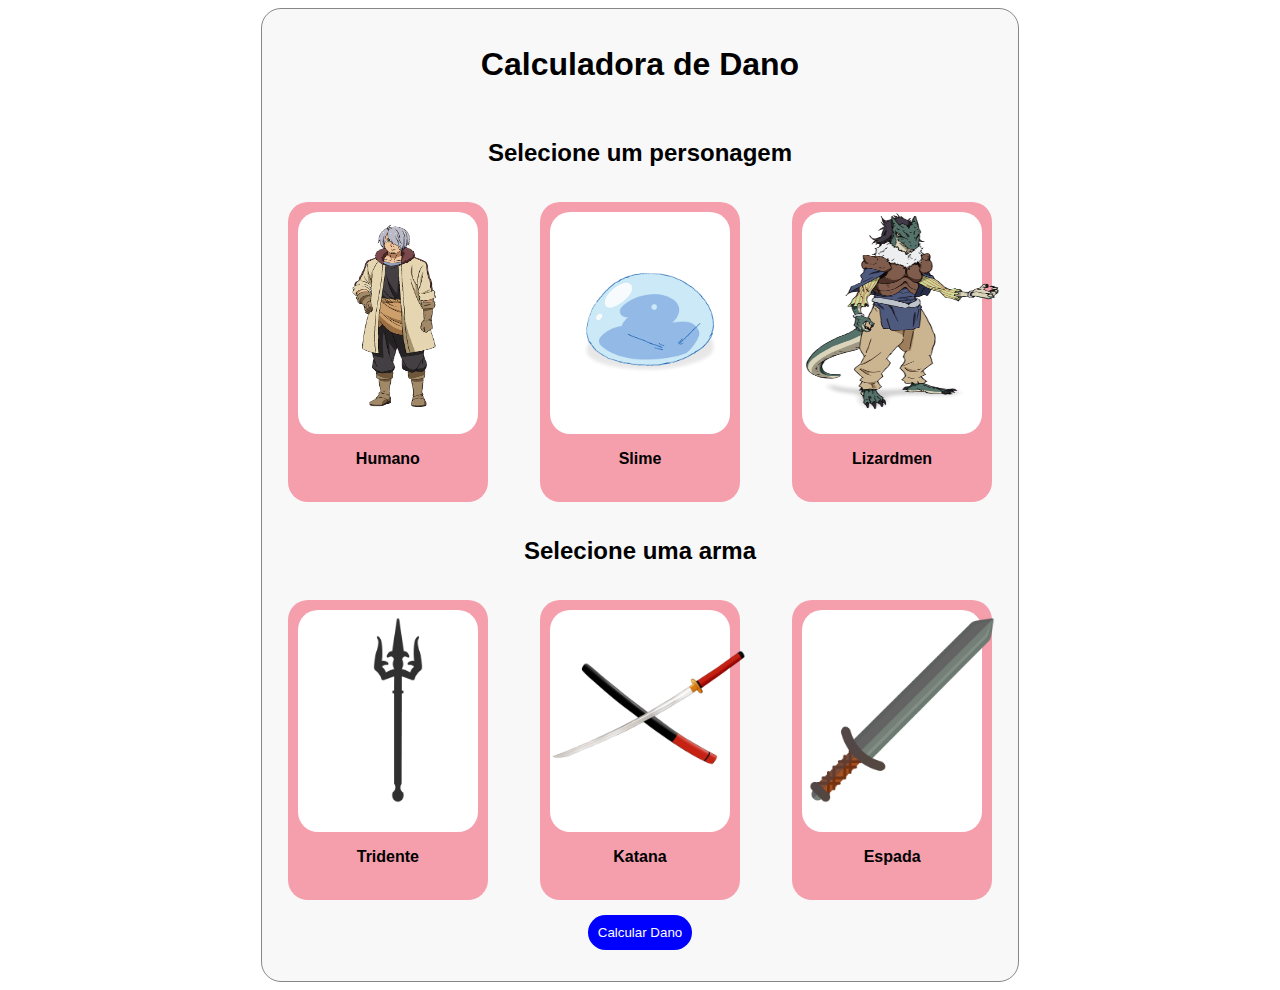
<file: index.html>
<!DOCTYPE html>
<html>
  <head>
    <title>Calculadora de Dano - RPG</title>
    <link rel="stylesheet" type="text/css" href="style.css" />
  </head>
  <body>
    <div class="calculadora-dano">
      <div class="linha-container">
        <h1 class="titulo pula-linha">Calculadora de Dano</h1>
      </div>

      <div class="linha-container">
        <h2>Selecione um personagem</h2>
      </div>

      <div class="elementos-container">
        <div class="elemento item" id="humano">
          <div class="box">
            <img src="img/youmAnime.png" alt="humano" width="200px" height="200" />
          </div>
          <p>Humano</p>
        </div>

        <div class="elemento item" id="slime">
          <div class="box">
            <img
              src="img/Rimuru_Slime_Anime.png"
              alt="Slime"
              width="200"
              height="200"
            />
          </div>
          <p>Slime</p>
        </div>

        <div class="elemento item" id="lizardmen">
          <div class="box">
            <img
              src="img/gabiruLizardman.png"
              alt="Lizardmen"
              width="200 px"
              height="200 px"
            />
          </div>
          <p>Lizardmen</p>
        </div>
      </div>

      <div class="linha-container">
        <h2>Selecione uma arma</h2>
      </div>

      <div class="elementos-container">

        <div class="elemento item">

          <div class="elemento arma box" id="tridente">
            <img src="img/tridente.png" alt="Tridente" width="200" height="200" />
          </div>

          <p>Tridente</p>

        </div>

        <div class="elemento item">
        
            <div class="elemento arma box" id="katana">
                <img src="img/katana.png" alt="Katana" width="200" height="200" />
            </div>
            <p>Katana</p>

        </div>

        <div class="elemento item">
            <div class="elemento arma box" id="espada">
                <img src="img/espada.png" alt="Espada" width="200" height="200" />
            </div>
            <p>Espada</p>
        </div>
    </div>

      <div class="linha-container">
        <button id="calcular" type="button">Calcular Dano</button>
      </div>

      <div class="linha-container">
        <span id="dano"></span>
      </div>
    </div>
  </body>
</html>
</file>
<file: style.css>
body {
	font-family: 'Verdana', sans-serif;
}

.calculadora-dano {
    margin-left: 20%;
    margin-right: 20%;
    border: 1px solid #878787;
    border-radius: 20px;
    background-color: #F8F8F8;
}

.linha-container {
    display: flex;
    flex-flow: row;
    flex-wrap: wrap;
    justify-content: center;
    margin-top: 2%;
    margin-bottom: 2%;
}

.elementos-container {
    display: flex;
    flex-direction: row;
    flex-wrap: wrap;
    justify-content: space-around;
}

.elemento {
    cursor: pointer;
}

.elemento p {
    text-align: center;
    font-weight: bold;
}

button {
    background-color: blue;
    border: none;
    border-radius: 20px;
    color: white;
    padding: 10px;
    cursor: pointer;
    text-align: center;
}

.selecionado {
    border: 2px solid blue;
    border-radius: 20px;
    padding: 10px;
}

#dano {
    font-size: medium;
    font-weight: bold;
}

.item {
    background-color:rgb(245, 158, 172);
    width: 200px;
    height: 300px;
    border-radius: 20px;
    display: flex;
    flex-direction: row;
    flex-wrap: wrap;
    justify-content: space-around;


}

.item:hover {
    background-color: red;
}
.box {
    border-radius: 20px;
    width: 180px;
    justify-content: center;
    background-color:white;
    margin-top: 10px;
}
</file>
